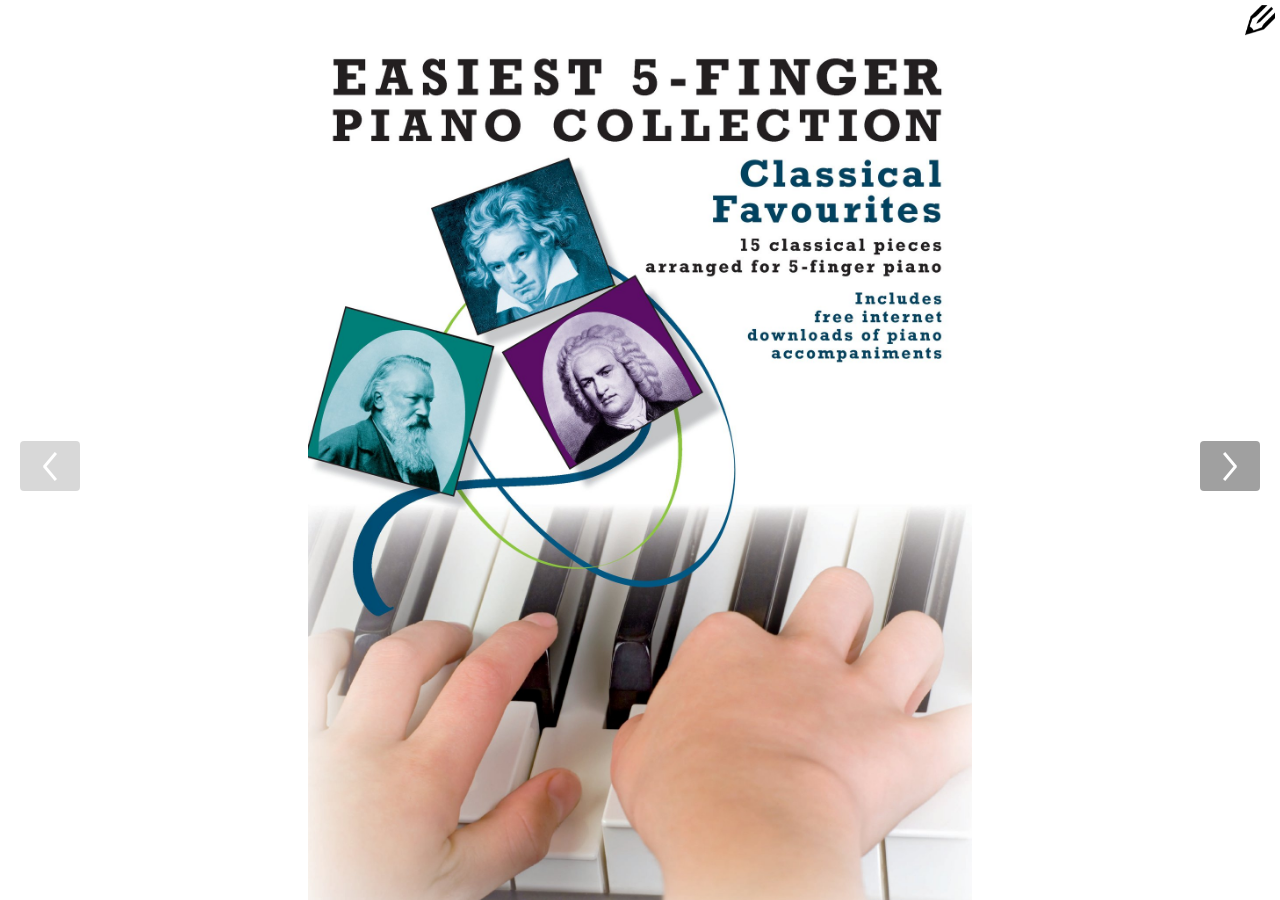
<file: index.html>
<!doctype html>
<html>
<head>
  <meta content="text/html; charset=utf-8" http-equiv="Content-Type" />
  <meta name="viewport" content="user-scalable=no, initial-scale=1, width=device-width" />
  <title>Bookstrap</title>
  <link rel="stylesheet" href="css/bookstrap-app.css" />
  <link rel="stylesheet" href="css/bookstrap-content.css" />
  <link rel="stylesheet" href="css/Bookstrap.Replicas.css" />
  <link rel="stylesheet" href="css/shared.css" />
  <link href="css/keyboard.css" rel="stylesheet" />
  <style type="text/css">

  </style>
</head>
<body id="main_keyboard">
  <div id="wrapper_navigation">
      <div id="displayKeyboard" class="keyboardShowHideBtn"><img src="content-images/pencil.png"/> </div>  
  </div>
  <div class="book-drawer" 
          data-book-drawer-state="closed"
          data-book-drawer-position="bottom"
          data-book-drawer-anchor-width="20"
          data-book-drawer-blur-closes="true"
          data-book-drawer-trigger="tap">
    <a href="#" class="book-drawer-handle"></a>
    <div class="book-drawer-content">
      <h1 class="book-title"></h1>
      <section>
        <nav epub:type="page-list">
         <ol>
         </ol>
        </nav>
      </section>
    </div>
  </div>

  <div id="bookstrap-viewport-container">
    <div id="bookstrap-viewport">
      <div id="col1" class="column"></div>
      <div id="col2" class="column"></div>
      <div id="col3" class="column"></div>
    </div>
  </div>

  <script src="js/zepto.js"></script>
  <plugins>
    <plugin name="Bookstrap.Navigation.Manager" />
    <plugin name="Bookstrap.DrawerManager" />
    <plugin name="Bookstrap.RememberLastPage" />
    <plugin name="Bookstrap.Replicas" />
    <plugin name="Bookstrap.Drawer.Thumbs" />
    <plugin name="Padify.Reader"></plugin>
  </plugins>
  <script data-main="js/main" src="js/require.js"></script>
  <script type="text/javascript" src="js/bookstrap.js"></script>
  <script src="js/jquery.js"></script> 
  <script type="text/javascript">
         jQuery.noConflict();
  </script>
<script src="js/jquery-ui.js"></script>
<script src="js/jquery.ui.touch-punch.min.js"></script>
<script src="js/drag-drop-clone.js"></script> 
    <script>
  $(document).on('bookstrapready', function(){
    var dragDrop
 
  bookstrap.on('pageload',function(domPage){
            
            if(domPage!==undefined){

            $(".keyboardShowHideBtn").removeAttr("id").attr("id","displayKeyboard");
   

            var pageHref      = domPage.pageLoaded.href;
            var currentPageId = "#"+domPage.el.id;


            $(currentPageId).find(".draggable_boundary").attr("id","wrapper_droppable");
            $(currentPageId).find(".droppable_container").attr("id","droppable_content");


            if(typeof(Storage)!=="undefined"){

              if(localStorage[pageHref]){
                        console.log("geting saved top = "+localStorage[pageHref]);
            }
  
             }else{
                   console.log("your browser doesnt support localStorage");
             }

     
     dragDrop = new dragDropClone();

     dragDrop.init({
     draggable:".draggable",
     droppable:"#droppable_content",
     constraintBoundary:"#wrapper_droppable",
     addClassToCloneObject:"cloneDraggable",
     deleteOnObject:"#main_keyboard",
     debugMode:false,
     clear:"#clear",
     save:"#save",
     keyboardShowButton:"#displayKeyboard",
     keyboardContainer:"#wrapper_keyboard",
     pageRef:pageHref,
     domPage:domPage,
     currentPage:currentPageId
     });

     dragDrop.doMagic();

     dragDrop.restoreState();

   }
         
          });

     bookstrap.on('pageunload',function(domPage){
     
    
    if(domPage!==undefined){
         
         dragDrop.hideKeyboard(); 
         dragDrop.unbindEvents();

     var unloadingPageId = "#"+domPage.el.id; 
    
     if($(".cloneDraggable").length>0){
          dragDrop.save();
          dragDrop.clearNotes();

        }
    
     $(unloadingPageId).find(".draggable_boundary").removeAttr("id").removeAttr("class").addClass("draggable_boundary");
     $(unloadingPageId).find(".droppable_container").removeAttr("id").removeAttr("class").addClass("droppable_container");

     
     }

     })

  });
  </script>
    
    <div id="wrapper_keyboard" class="hide">
     <div id="row-1">
      <div class="draggable"><!--d --> <img src="img/new-icons/1.png" alt="1"/> </div>
      <div class="draggable"><!--e --> <img src="img/new-icons/2.png" alt="2"/></div>
      <div class="draggable"><!--f--> <img src="img/new-icons/3.png" alt="3"/></div>
      <div class="draggable"><!--g --> <img src="img/new-icons/4.png" alt="4"/></div>
      <div class="draggable"><!--h --> <img src="img/new-icons/5.png" alt="4"/></div>
      <div class="draggable"><!--i --> <img src="img/new-icons/6.png" alt="4"/> </div>
      <div class="draggable"><!--j --> <img src="img/new-icons/7.png" alt="4"/></div>
      <div class="draggable"><!--g --> <img src="img/new-icons/8.png" alt="4"/></div>
      <div class="draggable"><!--g --> <img src="img/new-icons/9.png" alt="4"/></div>
      <div class="draggable"><!--g --> <img src="img/new-icons/10.png" alt="4"/></div>
      <div class="draggable"><!--g --> <img src="img/new-icons/11.png" alt="4"/></div>
      <div class="draggable"><!--g --> <img src="img/new-icons/12.png" alt="4"/></div>
    </div>
    <div id="row-2">
      <div class="draggable"><!--g --> <img src="img/new-icons/13.png" alt="4"/></div>
      <div class="draggable"><!--g --> <img src="img/new-icons/14.png" alt="4"/></div>  
      <div class="draggable"><!--g --> <img src="img/new-icons/15.png" alt="4"/></div> 
      <div class="draggable"><!--g --> <img src="img/new-icons/16.png" alt="4"/></div> 
      <div class="draggable"><!--g --> <img src="img/new-icons/17.png" alt="4"/></div>
      <div class="draggable"><!--g --> <img src="img/new-icons/18.png" alt="4"/></div>
      <div class="draggable"><!--g --> <img src="img/new-icons/19.png" alt="4"/></div>
      <div class="draggable"><!--g --> <img src="img/new-icons/20.png" alt="4"/></div>
      <div class="draggable"><!--g --> <img src="img/new-icons/21.png" alt="4"/></div>
      <div class="draggable"><!--g --> <img src="img/new-icons/22.png" alt="4"/></div>
      <div id="clear">clear </div> 
    </div>

    </div>


</body>
</html>
</file>
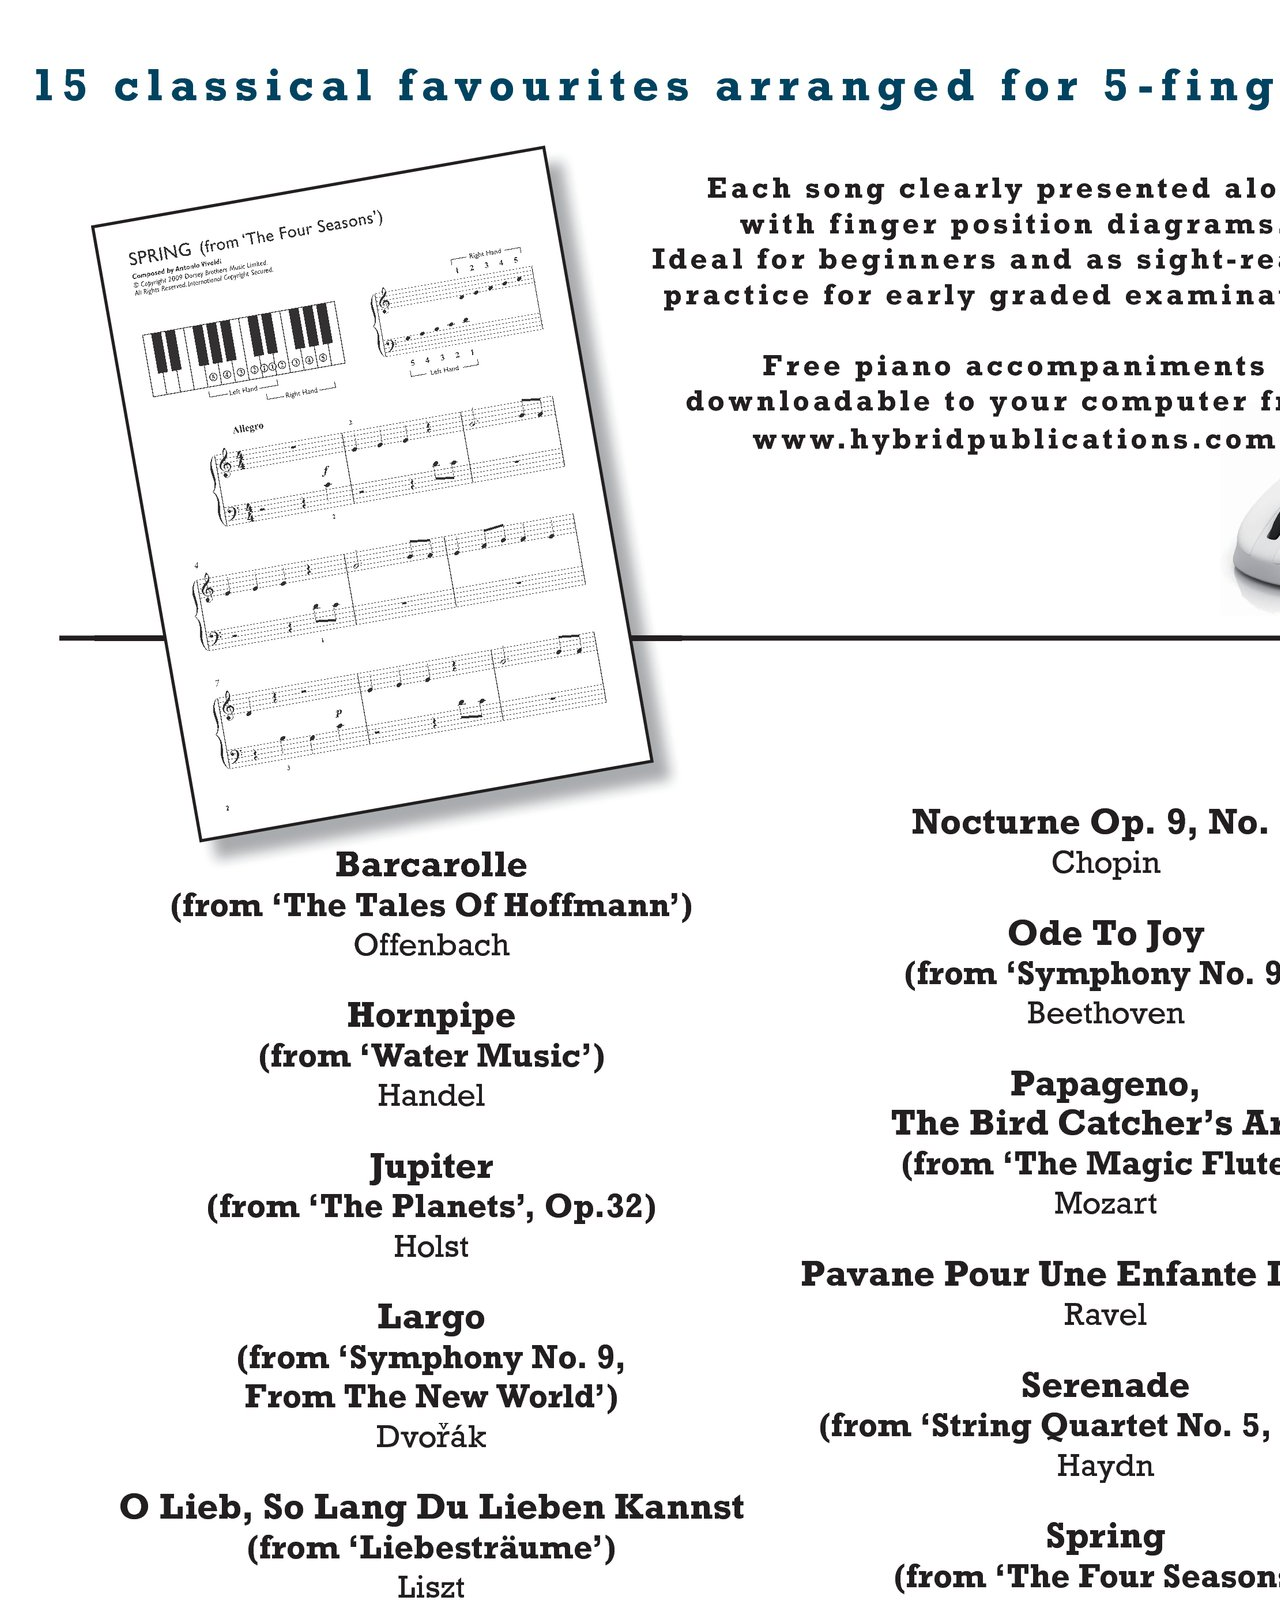
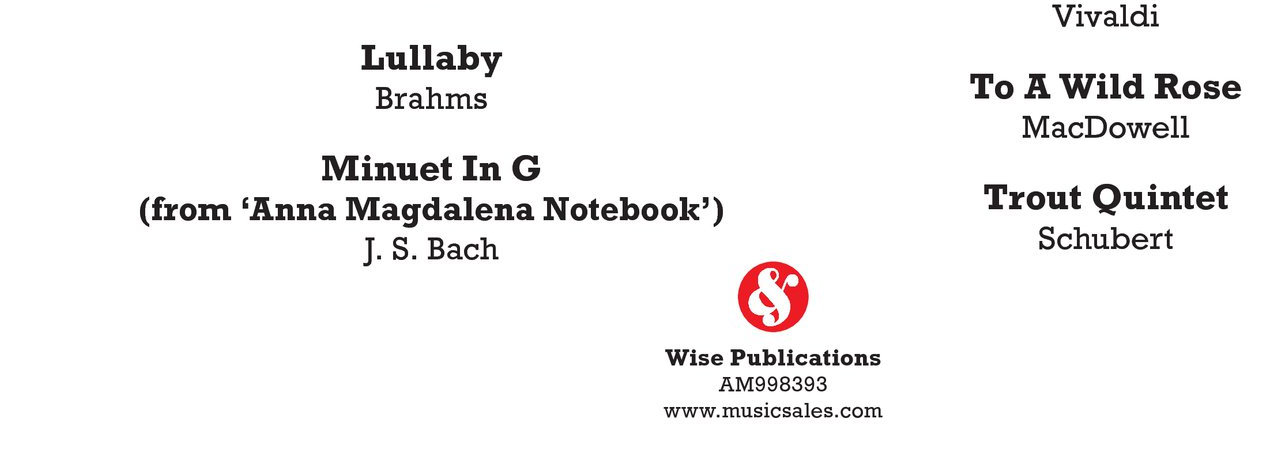
<file: page-back.html>
<!doctype html>
<html>
<head>
	<meta content="text/html; charset=utf-8" http-equiv="Content-Type" />
	<title>Bookstrap</title>
</head>
<body>
<article class="book-spread-single">
	<img src="content-images/page-back.jpg"/>
</article>
</body>
</html>
</file>
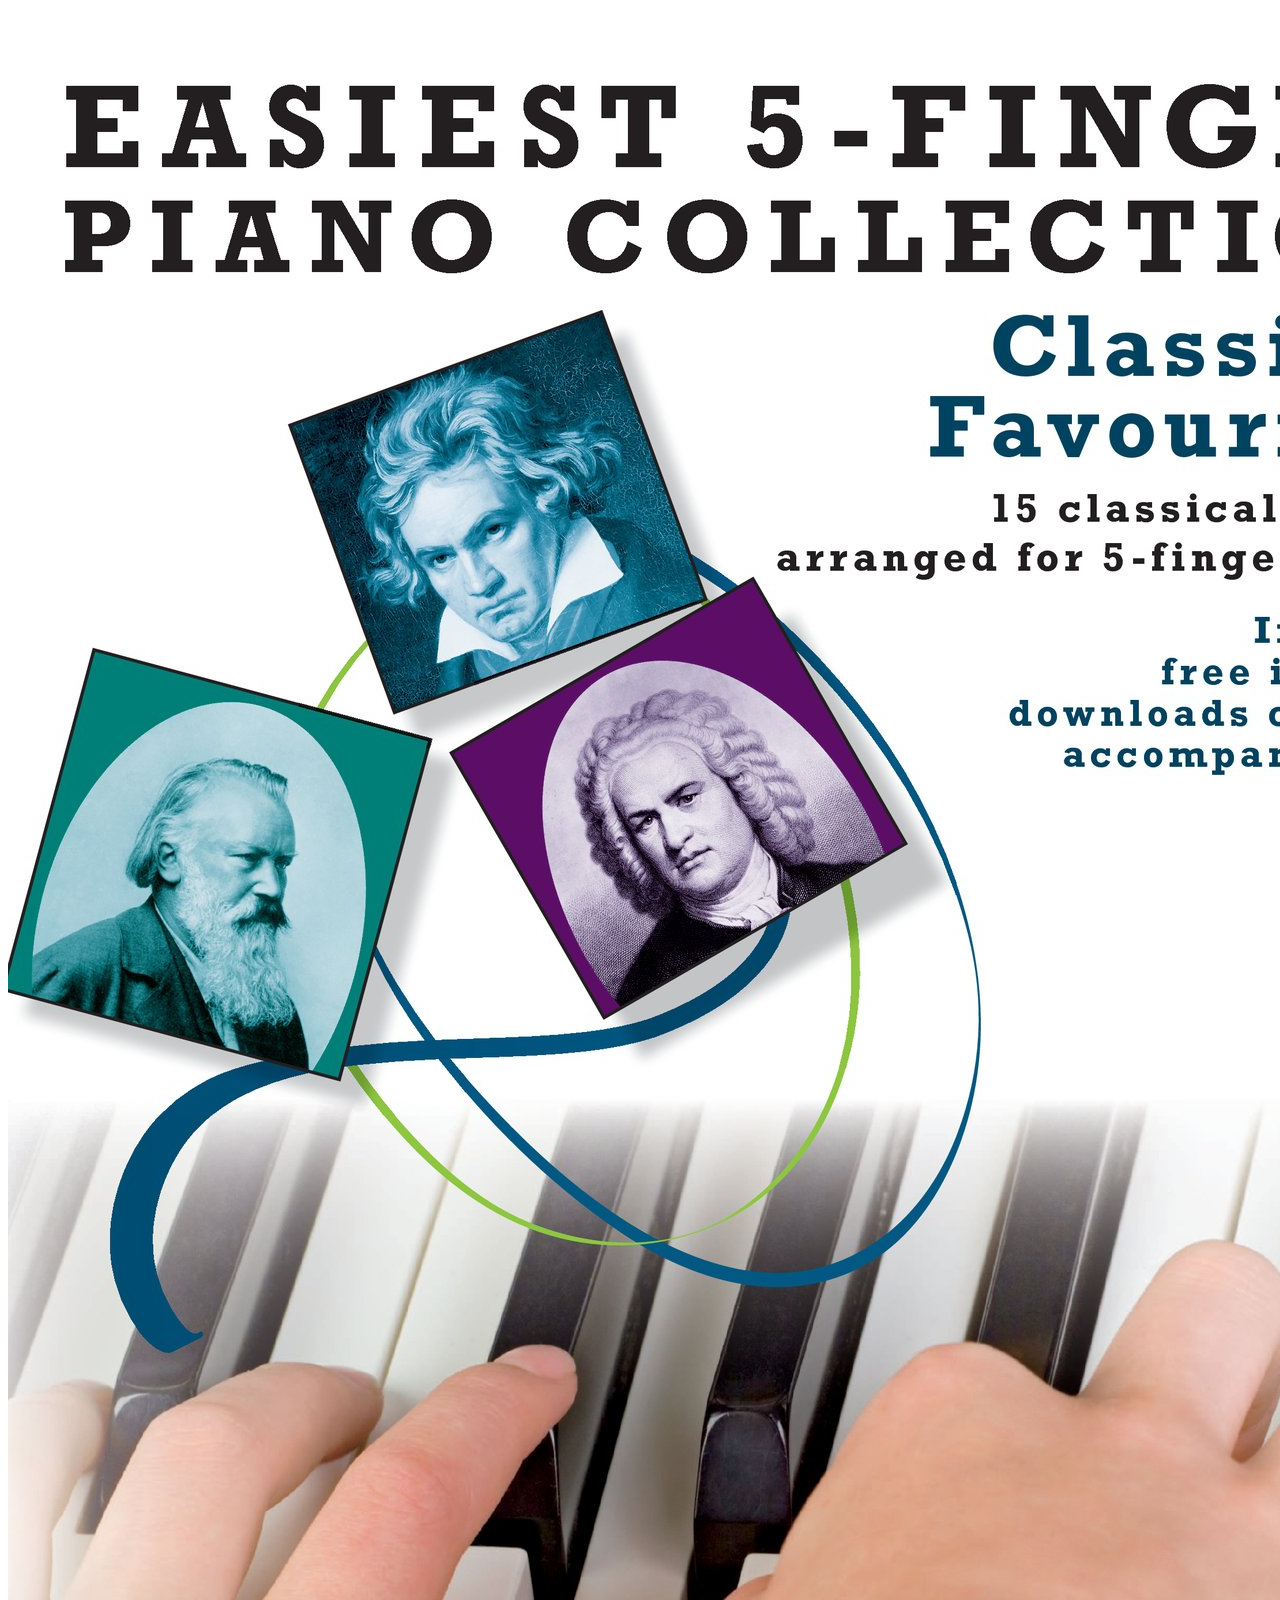
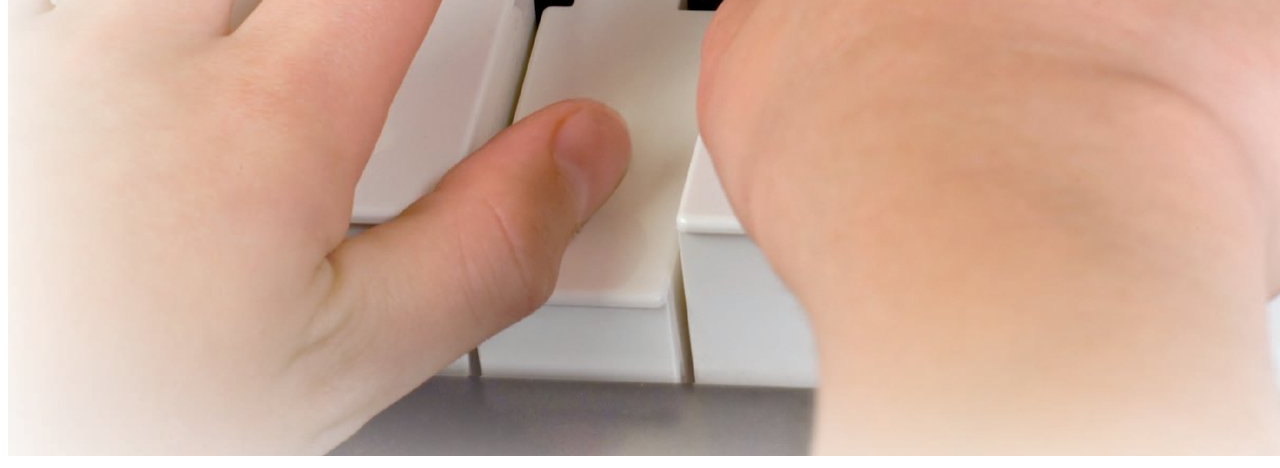
<file: page-cover.html>
<!doctype html>
<html>
<head>
	<meta content="text/html; charset=utf-8" http-equiv="Content-Type" />
	<title>Bookstrap</title>
</head>
<body>
<article class="book-spread-single">
	<img src="content-images/page-cover.jpg"/> 

</article>
</body>
</html>
</file>
<file: css/bookstrap-app.css>
/* bookstrap - v1.3.29 - 2013-12-18 */
/* Reader styles */
.clearfix:after {
  content: ".";
  display: block;
  height: 0;
  clear: both;
  visibility: hidden;
}
html,
body {
  height: 100%;
  background: #111c1f;
}
.book-nav .book-active {
  font-weight: bold;
}
html,
body,
#bookstrap-viewport-container,
#bookstrap-viewport,
#bookstrap-viewport .column {
  min-height: 100%;
  height: 100%;
  padding: 0;
  margin: 0;
  position: relative;
}
#bookstrap-viewport-container {
  background: #111c1f;
  overflow: hidden;
  width: 100%;
  -webkit-backface-visibility: hidden;
  -webkit-transform: translate3d(0, 0, 0) scale3d(1, 1, 1);
  -webkit-transform-style: preserve-3d;
}
#bookstrap-viewport {
  transform: translate3d(0%, 0, 0) scale3d(1, 1, 1);
  -o-transform: translate3d(0%, 0, 0) scale3d(1, 1, 1);
  -ms-transform: translate3d(0%, 0, 0) scale3d(1, 1, 1);
  -moz-transform: translate3d(0%, 0, 0) scale3d(1, 1, 1);
  -webkit-transform: translate3d(0%, 0, 0) scale3d(1, 1, 1);
  overflow: hidden;
  -webkit-backface-visibility: hidden;
  -webkit-transform-style: preserve-3d;
  -webkit-box-shadow: 0 0 20px rgba(0, 0, 0, 0.2);
  box-shadow: 0 0 20px rgba(0, 0, 0, 0.2);
  position: relative;
}
#bookstrap-viewport.animate {
  -webkit-transition: all .5s;
  -moz-transition: all .5s;
  -o-transition: all .5s;
  transition: all .5s;
}
#bookstrap-viewport .column {
  width: 100%;
  position: absolute;
  top: 0;
  left: 0;
  right: 0;
  bottom: 0;
  overflow-x: hidden;
  overflow-y: scroll;
  -webkit-overflow-scrolling: touch;
  display: block;
  z-index: 0;
}
#bookstrap-banner {
  position: relative;
  background: #fff;
  z-index: 3;
  border-bottom: 1px solid #ddd;
  height: auto;
}
.book-drawer {
  top: 0;
  position: fixed;
  left: 0;
  height: 100%;
  box-sizing: border-box;
  width: 280px;
  white-space: normal;
  -webkit-transition: -webkit-transform 450ms cubic-bezier(0.1, 0.9, 0.4, 1);
  -moz-transition: -moz-transform 450ms cubic-bezier(0.1, 0.9, 0.4, 1);
  -o-transition: -o-transform 450ms cubic-bezier(0.1, 0.9, 0.4, 1);
  transition: transform 450ms cubic-bezier(0.1, 0.9, 0.4, 1);
  z-index: 3;
  font-family: "Helvetica Neue", Helvetica, sans-serif;
}
.book-drawer.book-inverse {
  color: #fff;
}
.book-drawer[data-book-drawer-position="right"] {
  right: 0;
  left: auto;
}
.book-drawer[data-book-drawer-position="bottom"] {
  top: auto;
  bottom: 0;
  left: 0;
  right: 0;
  width: auto;
  height: 270px;
}
.book-drawer[data-book-drawer-state="closed"][data-book-drawer-position="left"] {
  -webkit-transform: translateX(-250px);
  -moz-transform: translateX(-250px);
  -ms-transform: translateX(-250px);
  -o-transform: translateX(-250px);
  transform: translateX(-250px);
}
.book-drawer[data-book-drawer-state="closed"][data-book-drawer-position="bottom"] {
  -webkit-transform: translateY(250px);
  -moz-transform: translateY(250px);
  -ms-transform: translateY(250px);
  -o-transform: translateY(250px);
  transform: translateY(250px);
}
.book-drawer[data-book-drawer-state="closed"][data-book-drawer-position="right"] {
  -webkit-transform: translateX(250px);
  -moz-transform: translateX(250px);
  -ms-transform: translateX(250px);
  -o-transform: translateX(250px);
  transform: translateX(250px);
}
.book-drawer .book-drawer-handle {
  display: block;
  position: fixed;
  top: 0;
  right: 0;
  bottom: 0;
  width: 30px;
}
.book-drawer[data-book-drawer-position="bottom"] .book-drawer-handle {
  top: auto;
  right: 0;
  bottom: 240px;
  left: 0;
  width: auto;
  height: 30px;
}
.book-drawer-content {
  background: #fdfdfd;
  box-sizing: border-box;
  height: 100%;
  overflow-x: hidden;
  overflow-y: auto;
  margin: 0 30px 0 0;
  padding: 0;
  -webkit-font-smoothing: antialiased;
  -webkit-overflow-scrolling: touch;
}
.book-drawer[data-book-drawer-position="right"] .book-drawer-content {
  left: auto;
  right: 0;
  margin: 0 0 0 30px;
  padding: 0 5px;
  border-left: 1px #111 solid;
  box-shadow: inset 2px 0 8px #000;
}
.book-drawer[data-book-drawer-position="bottom"] .book-drawer-content {
  height: 240px;
  width: 100%;
  margin: 30px 0 0 0;
  padding: 5px 0;
  border-top: 1px #111 solid;
  box-shadow: inset 0 2px 8px #000;
}
.book-inverse .book-drawer-content {
  background: #111c1f;
}
.book-drawer-content h1 {
  font-family: "Helvetica Neue", Helvetica, sans-serif;
  font-weight: 200;
  font-style: normal;
  font-size: 21px;
  text-decoration: none;
  text-shadow: none;
  margin: 0;
  padding: 15px 10px 15px 20px;
  border-bottom: 1px solid rgba(0, 0, 0, 0.05);
  color: #111;
  line-height: 1;
}
.book-inverse .book-drawer-content h1 {
  color: #fff;
  border-bottom-color: rgba(255, 255, 255, 0.15);
}
.book-drawer-content section {
  padding: 0;
  width: 215px;
  margin-left: 10px;
}
.book-drawer-content ol {
  margin: 0;
}
.book-drawer-content li {
  padding: 0;
}
.book-drawer-content li.book-drawer-page-active a {
  background-color: rgba(0, 0, 0, 0.05);
}
.book-inverse .book-drawer-content li.book-drawer-page-active a {
  background-color: rgba(255, 255, 255, 0.1);
}
.book-drawer-content a {
  font-family: "Helvetica Neue", Helvetica, sans-serif;
  font-weight: normal;
  font-style: normal;
  font-size: 14px;
  text-decoration: none;
  border-bottom: 1px solid rgba(0, 0, 0, 0.05);
  display: block;
  width: 100%;
  padding: 10px 5px 10px 10px;
  color: #111;
}
.book-drawer-content a:hover,
.book-drawer-content a:active {
  color: #fff;
  background-color: #09c !important;
  text-decoration: none;
}
.book-inverse .book-drawer-content a {
  color: #fff;
  border-bottom-color: rgba(255, 255, 255, 0.15);
}
#bookstrap-viewport-container {
  box-sizing: border-box;
  z-index: 2;
  -webkit-transition: -webkit-transform 300ms cubic-bezier(0.3, 0.2, 0.7, 0.8);
  -moz-transition: -moz-transform 300ms cubic-bezier(0.3, 0.2, 0.7, 0.8);
  -o-transition: -o-transform 300ms cubic-bezier(0.3, 0.2, 0.7, 0.8);
  transition: transform 300ms cubic-bezier(0.3, 0.2, 0.7, 0.8);
}
.book-drawer[data-book-drawer-state="open"] + #bookstrap-viewport-container {
  z-index: 4;
  box-shadow: -2px 0 8px rgba(0, 0, 0, 0.4);
}
.book-drawer.book-inverse[data-book-drawer-state="open"] + #bookstrap-viewport-container {
  box-shadow: inset -2px 0 8px #000000;
}
.book-drawer[data-book-drawer-position="left"][data-book-drawer-state="open"] + #bookstrap-viewport-container {
  -webkit-transform: translateX(250px);
  -moz-transform: translateX(250px);
  -ms-transform: translateX(250px);
  -o-transform: translateX(250px);
  transform: translateX(250px);
}
.book-drawer[data-book-drawer-position="right"][data-book-drawer-state="open"] + #bookstrap-viewport-container {
  -webkit-transform: translateX(-250px);
  -moz-transform: translateX(-250px);
  -ms-transform: translateX(-250px);
  -o-transform: translateX(-250px);
  transform: translateX(-250px);
}
.book-drawer[data-book-drawer-position="bottom"][data-book-drawer-state="open"] + #bookstrap-viewport-container {
  -webkit-transform: translateY(-270px);
  -moz-transform: translateY(-270px);
  -ms-transform: translateY(-270px);
  -o-transform: translateY(-270px);
  transform: translateY(-270px);
}
.book-overlay-mask.book-drawer-mask {
  left: 250px;
}
.book-drawer[data-book-drawer-position="bottom"] ~ .book-overlay-mask.book-drawer-mask {
  left: 0;
  bottom: 240px;
}
.nav-button-prev,
.nav-button-next {
  display: block;
  position: absolute;
  height: 50px;
  width: 60px;
  top: 49%;
  background: rgba(120, 120, 120, 0.7) center no-repeat;
  text-indent: -9999px;
  overflow: hidden;
  z-index: 9999;
  text-decoration: none;
  border: none;
  border-radius: 4px;
}
.nav-button-prev {
  background-image: url(../img/arrow-left.png);
  left: 20px;
}
.nav-button-next {
  background-image: url(../img/arrow-right.png);
  right: 20px;
}
.nav-button-disabled {
  opacity: .4;
  cursor: default;
}
.nav-button-prev:hover,
.nav-button-next:hover {
  background-color: #09c;
}
.nav-button-disabled:hover {
  background-color: rgba(120, 120, 120, 0.7);
}
</file>
<file: css/bookstrap-content.css>
/* bookstrap - v1.3.29 - 2013-12-18 */
/* ************************
          Icon font
************************** */
@font-face {
  font-family: 'book-icons';
  src: url('../fonts/book-icons.eot');
  src: url('../fonts/book-icons.eot?#iefix') format('embedded-opentype'), url('../fonts/book-icons.woff') format('woff'), url('../fonts/book-icons.ttf') format('truetype'), url('../fonts/book-icons.svg#book-icons') format('svg');
  font-weight: normal;
  font-style: normal;
}
/* ************************
          Reset
************************** */
body {
  margin: 0;
  padding: 0;
}
h1,
h2,
h3,
h4,
h5,
h6 {
  margin: 0;
  font-weight: normal;
  text-rendering: optimizelegibility;
  page-break-after: avoid;
  page-break-inside: avoid;
  -webkit-hyphens: none;
}
h1 {
  font-size: 30px;
  line-height: 36px;
}
h2 {
  font-size: 24px;
  line-height: 36px;
}
h3 {
  font-size: 18px;
  line-height: 27px;
}
sub,
sup {
  position: relative;
  font-size: 75%;
  line-height: 0;
  vertical-align: baseline;
}
sup {
  top: -0.5em;
}
sub {
  bottom: -0.25em;
}
ul,
ol {
  padding: 0;
  margin: 0 0 9px 25px;
}
img {
  max-width: 100%;
  vertical-align: middle;
  border: 0;
  -ms-interpolation-mode: bicubic;
  -moz-user-select: none;
  -webkit-user-select: none;
}
article,
section,
header,
hgroup,
aside,
footer,
figure,
.book-article,
.book-section,
.book-row,
.book-frame {
  border: 0;
  position: relative;
  /* Reset positioning */

  margin: 0;
  padding: 0;
  box-sizing: border-box;
  -moz-box-sizing: border-box;
}
.book-frame {
  max-width: 100%;
}
nav li,
.book-nav li {
  list-style: none;
  margin: 0;
  padding: 0;
}
blockquote {
  border: 0;
  line-height: inherit;
}
header,
footer {
  max-width: 100%;
  padding: 15px 30px;
}
p,
li {
  margin: 0;
  padding: 0;
  min-height: 1.1em;
  min-width: 5px;
}
a {
  color: inherit;
  text-decoration: underline;
}
.book-noindent {
  text-indent: 0 ! important;
}
.book-indent {
  text-indent: 18px ! important;
  /* kind of arbitrary */

}
/* ************************
      Pages
************************** */
body {
  position: relative;
}
article,
.book-page,
.book-article {
  min-height: 100%;
  /*  font-size: 1.4em; 
  font-family: Georgia, serif;*/

  padding: 0;
  z-index: 0;
  background-color: white;
  box-sizing: border-box;
  -moz-box-sizing: border-box;
  position: relative;
  overflow: hidden;
}
.book-page {
  padding: 15px;
}
/* ************************
      Text columns
************************** */
.book-text-columns-2 {
  -webkit-column-count: 2;
  -webkit-column-gap: 40px;
}
.book-text-columns-3 {
  -webkit-column-count: 3;
  -webkit-column-gap: 40px;
}
/* ************************
          Generic rules
************************** */
.book-disable-transitions * {
  -webkit-transition: none !important;
  -moz-transition: none !important;
  -ms-transition: none !important;
  -o-transition: none !important;
}
/* ************************
          Generic rules
************************** */
.book-align-left {
  text-align: left;
}
.book-align-center {
  text-align: center;
}
.book-align-right {
  text-align: right;
}
.book-align-justify {
  text-align: justify;
}
.book-align-hanging {
  /* TODO */

}
.book-caps-all {
  text-transform: uppercase;
}
.book-caps-small {
  font-variant: small-caps;
}
.book-dropcap:first-letter {
  float: left;
  font-size: 310%;
  line-height: 1.1;
  margin-right: .1em;
  margin-bottom: -0.25em;
}
.book-dropcap {
  text-indent: 0 ! important;
}
.book-white,
.book-white p {
  color: white ! important;
}
/* ************************
          Figures
************************** */
figure,
.book-figure {
  display: inline-block;
  max-width: 100%;
  page-break-inside: avoid;
  margin: 20px 0;
}
figure:first-child,
.book-figure:first-child {
  margin-top: 0;
}
figure img,
.book-figure img {
  max-width: 100%;
  /* this will be removed if user manually resizes */

  border-radius: inherit;
}
figure > a {
  display: block;
}
figure.book-revealcaption figcaption {
  opacity: 1;
  transition: opacity 1s;
  -moz-transition: opacity 1s;
  -webkit-transition: opacity 1s;
}
figure.book-revealcaption figcaption.book-hide-caption {
  opacity: 0;
}
.book-image-crop img {
  max-width: none;
}
.book-fullbleed {
  display: block;
  max-width: none;
  margin: 0;
}
section .book-fullbleed {
  margin-left: -15px;
  /* ie. match the section margins */

  margin-right: -15px;
}
.book-row .book-fullbleed {
  margin-left: -30px;
  /* ie. match the page margins */

  margin-right: -30px;
}
.book-row .book-fullbleed:first-child {
  margin-top: -30px;
}
.book-float-left {
  float: left;
  margin-top: 0;
  margin-right: 20px;
}
.book-float-right {
  float: right;
  margin-top: 0;
  margin-left: 20px;
}
.book-float-center {
  clear: both;
  display: block;
  text-align: center;
  margin-left: auto;
  margin-right: auto;
}
.book-caption-inside figcaption {
  position: absolute;
  margin: 10px;
  top: 10px;
  left: 10px;
}
.book-caption-none figcaption,
.book-caption-none .book-frame {
  display: none;
}
.book-caption-outside figcaption,
.book-caption-outside .book-frame {
  display: block;
  clear: left;
  margin-top: 10px;
}
figure .book-frame figcaption {
  width: 100%;
  position: relative;
  margin: 0;
  top: 0;
  left: 0;
}
.book-background-image {
  position: absolute;
  top: 0;
  left: 0;
  z-index: -1;
}
/*
An absolutely positioned BG image does not inherit the padding from the .book-col, so
only add a margin to compensate for the book-page padding.
*/
.book-fullbleed.book-background-image:first-child {
  margin-top: -15px;
  margin-left: -15px;
  margin-right: -15px;
}
.book-fit-to-screen {
  margin-left: 0 !important;
  margin-right: 0 !important;
  text-align: center;
  width: 100%;
}
.book-fit-to-screen img {
  max-height: 100%;
}
@media (max-width: 768px) {
  figcaption > * {
    zoom: 0.75;
  }
}
@media (max-width: 480px) {
  figcaption {
    position: static !important;
    width: auto !important;
  }
}
.book-frame figure,
.book-frame .book-figure {
  margin: 0;
}
.book-hotspot {
  display: block;
  width: 40px;
  height: 40px;
  position: absolute;
  top: 20%;
  left: 20%;
  border-radius: 50%;
}
/* ******************************
  Fluid grids 
********************************* */
section,
.book-section {
  padding: 0 15px;
}
section,
.book-section,
.book-grid {
  width: 100%;
  display: table;
  table-layout: fixed;
}
section:first-child {
  padding-top: 15px;
}
section:last-child {
  padding-bottom: 15px;
}
.book-col {
  padding: 0 15px;
  box-sizing: border-box;
  display: table-cell;
  table-layout: fixed;
  vertical-align: top;
}
/* backwards compatability */
.book-row {
  padding: 0;
}
.book-row .book-col {
  padding: 15px;
}
.book-span12 {
  width: 100%;
}
.book-span11 {
  width: 91.6665%;
}
.book-span10 {
  width: 83.33332%;
}
.book-span9 {
  width: 75%;
}
.book-span8 {
  width: 66.66667%;
}
.book-span7 {
  width: 58.33332%;
}
.book-span6 {
  width: 50%;
}
.book-span5 {
  width: 41.66667%;
}
.book-span4 {
  width: 33.33332%;
}
.book-span3 {
  width: 25%;
}
.book-span2 {
  width: 16.66667%;
}
.book-span1 {
  width: 8.33332%;
}
/* Collapse to single column on smaller screens */
@media (max-width: 480px) {
  section {
    display: -webkit-flex;
    display: flex;
    -webkit-flex-flow: column;
    flex-flow: column;
    width: 100%;
    table-layout: auto;
  }
  .book-col {
    width: 100%;
    display: block;
    -webkit-flex: 1;
    flex: 1;
    table-layout: auto;
    /* Omit grid column gutters */
  
    padding: 0;
  }
  /* Collapse empty paragraphs */
  p:empty + p:empty {
    display: none;
  }
}
/* ***************************************
  Interactivity
****************************************** */
/* Overlays */
.book-overlay,
.book-popover {
  position: absolute;
  z-index: 9999;
  background: white;
  top: 20px;
  left: 20px;
  min-width: 50px;
  min-height: 40px;
  max-width: 100%;
  box-sizing: border-box;
  display: none;
  visibility: hidden;
  width: 259px;
  height: 333px;
}
.book-overlay.book-frame,
.book-popover.book-frame {
  display: none;
}
.book-overlay.book-visible,
.book-popover.book-visible {
  visibility: visible;
}
.book-overlay .popover-close,
.book-popover .popover-close,
.book-overlay .book-popover-close,
.book-popover .book-popover-close {
  font-family: Helvetica, sans-serif;
  font-size: 1em;
  text-decoration: none;
  color: rgba(0, 0, 0, 0.75);
  text-align: center;
  display: block;
  position: absolute;
  width: 22px;
  height: 22px;
  right: 0;
  top: 0;
  cursor: pointer;
  padding: 5px 0;
  box-sizing: border-box;
  vertical-align: top;
  line-height: 1em;
}
.book-popover-content {
  padding: 10px;
  height: 100%;
  overflow: auto;
  box-sizing: border-box;
  -webkit-overflow-scrolling: touch;
}
/* ************************
    Default table styling
************************** */
table {
  border-collapse: collapse;
  padding: 0;
  width: 100%;
}
th,
td {
  border: 1px solid rgba(0, 0, 0, 0.5);
  padding: 2px 3px;
  vertical-align: top;
  text-align: left;
}
/* default zebra striping - will typically be overridden */
.book-zebra-stripes tr:nth-child(2n) {
  background-color: #eee;
}
/* Book popovers */
.book-overlay-mask {
  position: absolute;
  top: 0;
  left: 0;
  bottom: 0;
  right: 0;
  z-index: 99;
}
/* ************************
    Placement
************************** */
.book-inline {
  display: inline-block;
}
.book-floating {
  position: absolute;
}
.book-fixed {
  position: fixed;
}
header.book-fixed,
footer.book-fixed {
  z-index: 9;
  width: 100%;
}
header.book-fixed {
  top: 0;
}
footer.book-fixed {
  bottom: 0;
}
/* ************************
    Vertical alignment
************************** */
.book-valign-top,
.book-valign-top .book-col {
  vertical-align: top;
}
.book-valign-middle,
.book-valign-middle .book-col {
  vertical-align: middle;
}
.book-valign-bottom,
.book-valign-bottom .book-col {
  vertical-align: bottom;
}
/* ************************
    Text effects
************************** */
.book-cutout {
  color: transparent;
  background-size: cover;
  -webkit-background-clip: text;
  -moz-background-clip: text;
  background-clip: text;
}
.book-blur {
  -webkit-filter: blur(3px);
  -moz-filter: blur(3px);
  filter: blur(3px);
}
/* ***************************
    Image Zoom
***************************** */
.book-image-zoom-mask img {
  position: absolute;
  z-index: 100;
}
#bookstrap-viewport img.book-image-zoomed {
  opacity: .2;
  -webkit-transition: opacity 1s ease-in-out;
  -moz-transition: opacity 1s ease-in-out;
  transition: opacity 1s ease-in-out;
}
/* ***************************
    Buttons
***************************** */
.book-button {
  width: 32px;
  height: 32px;
  font-size: 32px;
  display: inline-block;
  position: relative;
  text-align: center;
  color: black;
  font-family: "book-icons";
  -webkit-font-smoothing: antialiased;
  text-indent: -999px;
  overflow: hidden;
  /* override any styles possibly set on <a> tags in general */

  text-transform: none;
  text-decoration: none;
  text-shadow: none;
  box-shadow: none;
  border: none;
  line-height: 1;
}
figure .book-button {
  position: absolute;
  left: 5%;
  top: 5%;
}
.book-round {
  border-radius: 50%;
}
.book-square {
  border-radius: 0;
}
.book-roundrect {
  border-radius: 6px;
}
/* Button icons */
.book-button:after {
  font-family: "book-icons";
  position: absolute;
  top: 0;
  left: 0;
  text-indent: 0;
}
.book-button-plus:after {
  content: "+";
}
.book-button-times:after {
  content: "x";
}
.book-button-minus:after {
  content: "-";
}
.book-button-doubleleft:after {
  content: "\f100";
}
.book-button-doubleright:after {
  content: "\f101";
}
.book-button-doubleup:after {
  content: "\f102";
}
.book-button-doubledown:after {
  content: "\f103";
}
.book-button-action:after {
  content: "\e015";
}
.book-button-left:after {
  content: "\e000";
}
.book-button-down:after {
  content: "\e001";
}
.book-button-up:after {
  content: "\e002";
}
.book-button-right:after {
  content: "\e003";
}
.book-button-leftarrowhead:after {
  content: "\e004";
}
.book-button-downarrowhead:after {
  content: "\e005";
}
.book-button-uparrowhead:after {
  content: "\e006";
}
.book-button-rightarrowhead:after {
  content: "\e007";
}
.book-button-bigleftarrow:after {
  content: "\e008";
}
.book-button-bigdownarrow:after {
  content: "\e009";
}
.book-button-biguparrow:after {
  content: "\e00a";
}
.book-button-bigrightarrow:after {
  content: "\e00b";
}
.book-button-jumpright:after {
  content: "\e013";
}
.book-button-jumpleft:after {
  content: "\e014";
}
.book-button-heart:after {
  content: "\e016";
}
.book-button-star:after {
  content: "\e017";
}
.book-button-info:after {
  content: "\e018";
}
.book-button-question:after {
  content: "\e019";
}
.book-button-leftarrow:after {
  content: "\e01a";
}
.book-button-downarrow:after {
  content: "\e01b";
}
.book-button-uparrow:after {
  content: "\e01c";
}
.book-button-rightarrow:after {
  content: "\e01d";
}
.book-button-bubble:after {
  content: "\e01e";
}
.book-button-search:after {
  content: "\e01f";
}
.book-button-zoom:after {
  content: "\f00e";
}
.book-button-fastforward:after {
  content: "\e00c";
}
.book-button-fastrewind:after {
  content: "\e00d";
}
.book-button-home:after {
  content: "!";
}
.book-button-house:after {
  content: "&";
}
.book-button-lifebelt:after {
  content: "%";
}
.book-button-trolley1:after {
  content: '"';
}
.book-button-trolley2:after {
  content: "$";
}
.book-button-grid:after {
  content: "\e00f";
}
.book-button-hamburger:after {
  content: "\e010";
}
.book-button-dots:after {
  content: "'";
}
.book-button-mail:after {
  content: "(";
}
.book-button-link:after {
  content: ")";
}
.book-button-cog:after {
  content: "#";
}
/* ***************************************
  Simple animations - webkit-specific ftm
****************************************** */
/* 
Fix animation flicker issue
See: http://stackoverflow.com/questions/3461441/prevent-flicker-on-webkit-transition-of-webkit-transform;
*/
.book-frame,
.book-fullbleed {
  backface-visibility: hidden;
  -webkit-backface-visibility: hidden;
  -webkit-perspective: 1000;
  -moz-backface-visibility: hidden;
}
@-webkit-keyframes book-dropin {
  0% {
    opacity: 0;
    -webkit-transform: translateY(-2000px);
  }
  60% {
    opacity: 1;
    -webkit-transform: translateY(30px);
  }
  80% {
    opacity: 1;
    -webkit-transform: translateY(-10px);
  }
  100% {
    opacity: 1;
    -webkit-transform: translateY(0);
  }
}
@-webkit-keyframes book-fadein {
  0% {
    opacity: 0;
  }
  100% {
    opacity: 1;
  }
}
/* 
Hack to remove scrollbars on iPad.
We need to test this works in all environments and all devices before
always using overflow: hidden
 */
@media (orientation: landscape) and (width: 1024px) {
  .book-page {
    overflow: hidden;
  }
}
@media (orientation: portrait) and (width: 768px) {
  .book-page {
    overflow: hidden;
  }
}
@-webkit-keyframes book-slideleft {
  0% {
    -webkit-transform: translateX(-2000px);
  }
  100% {
    -webkit-transform: translateX(0);
  }
}
@-webkit-keyframes book-slideright {
  0% {
    -webkit-transform: translateX(2000px);
  }
  100% {
    -webkit-transform: translateX(0);
  }
}
@-webkit-keyframes book-pop {
  0% {
    -webkit-transform: scale(0);
  }
  50% {
    -webkit-transform: scale(1);
  }
  100% {
    -webkit-transform: scale(1);
  }
}
/*
@-webkit-keyframes book-colorfade {
  0% { 
    -webkit-filter: ~"saturate(0%)";
  }
  100% { 
    -webkit-filter: ~"saturate(100%)";
  }
}
*/.book-layers {
  position: relative;
}
.book-layers .book-layer {
  opacity: 0;
  overflow: auto;
  position: absolute;
  top: 0;
  left: 0;
  width: 100%;
  z-index: 1;
}
.book-layers .book-layer.book-layer-active {
  opacity: 1.0;
  position: relative;
  z-index: 2;
}
.book-nav {
  position: relative;
  z-index: 9;
}
.book-nav ul {
  list-style: none;
}
.book-nav li {
  list-style: none;
  display: inline-block;
}
.book-nav-none {
  display: none;
}
.book-nav-dots,
.book-nav-numbers {
  width: 100%;
  text-align: center;
  clear: both;
  margin: 10px 0;
}
.book-nav-dots a {
  display: inline-block;
  width: 16px;
  height: 16px;
  border-radius: 50%;
  background: #999;
  overflow: hidden;
  text-indent: -100px;
  margin: 0 10px;
}
.book-nav-numbers a {
  text-decoration: none;
  display: inline-block;
  margin: 0 1em;
  width: 1.3em;
  background-color: #333;
  color: white;
  border: none;
  text-indent: none;
}
.book-nav .book-active a {
  background-color: #09c;
}
.book-nav-thumbnails img {
  display: inline-block;
  max-width: 100px;
  max-height: 100px;
  margin: 0 10px;
}
.book-overlay-mask {
  position: fixed;
  top: 0;
  left: 0;
  bottom: 0;
  right: 0;
  z-index: 99999;
}
/* ************************
    Flipcard
************************** */
.book-flipcard {
  width: 100%;
  height: 100%;
  position: relative;
  perspective: 600px;
  -moz-perspective: 600px;
  -webkit-perspective: 600px;
}
.book-flipcard .book-flipcard-front,
.book-flipcard .book-flipcard-back {
  float: none;
  position: absolute;
  top: 0;
  left: 0;
  width: inherit;
  height: inherit;
  background: #fff;
  -moz-transform-style: preserve-3d;
  -webkit-transform-style: preserve-3d;
  -moz-backface-visibility: hidden;
  -webkit-backface-visibility: hidden;
  -o-transition: all 1s ease-in-out;
  -ms-transition: all 1s ease-in-out;
  -moz-transition: all 1s ease-in-out;
  -webkit-transition: all 1s ease-in-out;
  transition: all 1s ease-in-out;
}
.book-flipcard .book-flipcard-front figure > img,
.book-flipcard .book-flipcard-back figure > img {
  -moz-backface-visibility: hidden;
  -webkit-backface-visibility: hidden;
}
.book-flipcard .book-flipcard-front {
  z-index: 900;
  -moz-transform: rotateX(0deg) rotateY(0deg);
  -webkit-transform: rotateX(0deg) rotateY(0deg);
}
.book-flipcard.book-flipped .book-flipcard-front {
  z-index: 900;
  -moz-transform: rotateY(180deg);
  -webkit-transform: rotateY(180deg);
}
.book-flipcard .book-flipcard-back {
  z-index: 800;
  -moz-transform: rotateY(-180deg);
  -webkit-transform: rotateY(-180deg);
}
.book-flipcard.book-flipped .book-flipcard-back {
  z-index: 1000;
  -moz-transform: rotateX(0deg) rotateY(0deg);
  -webkit-transform: rotateX(0deg) rotateY(0deg);
}
.book-row-below-fold-hidden {
  display: none !important;
}
.bookstrap-webview {
  position: absolute;
  bottom: 0;
  left: 0;
  width: 100%;
  height: 30%;
  z-index: 999;
}
.bookstrap-webview button {
  width: 25px;
  height: 25px;
  position: absolute;
  top: -25px;
  right: 0;
  border: 1px solid #aaa;
  background: white;
}
.bookstrap-webview button:after {
  content: 'x';
  color: #333;
}
.bookstrap-webview iframe {
  border: 1px solid white;
  width: 100%;
  height: 100%;
}
/*////////////////////////////////*/
/* Quiz */
/* Note: Make sure the parent
/* has a set height               */
/*////////////////////////////////*/
.quiz-content {
  height: 100%;
}
.book-quiz {
  display: block;
  margin: 0 auto;
  width: 100%;
  height: 90%;
  min-width: 400px;
  min-height: 400px;
  text-align: center;
  list-style-type: none;
}
.book-quiz header {
  font-size: 1.5em;
}
.book-quiz h1 {
  display: inline-block;
  margin: 100px 0 0 0;
  font-size: 2em;
  text-transform: uppercase;
  font-weight: bold;
}
.book-quiz header .book-quiz-intro-imgbtn {
  margin-top: -200px;
}
.book-quiz header a.next {
  padding: 5px;
  float: none;
  border-radius: 0;
  height: inherit;
  width: 30%;
  margin: 0 auto;
  display: block;
  color: white;
  text-decoration: none;
  text-transform: uppercase;
  text-align: center;
  font-weight: normal;
  border: 5px solid #eee;
  background: #00cc33;
}
.book-quiz-questions {
  margin: 0;
}
.book-quiz-question {
  list-style-type: none;
  display: none;
}
.book-quiz-question ol {
  display: block;
  padding: 0;
  margin: 25px auto;
  width: 50%;
  list-style-type: none;
}
.book-quiz-question ol li {
  padding: 5px 10px;
  margin: 5px auto;
  clear: right;
  display: block;
  font-size: 1.3em;
  text-align: center;
  line-height: 1.6em;
  border: 5px solid #c4c4c4;
  border-radius: 10px;
  background: rgba(55, 55, 55, 0.05);
}
.book-quiz li.book-quiz-question-correct.show-icon-correct:after {
  content: "\00a0";
  float: right;
  width: 50px;
  height: 50px;
  background: url('../img/quiz-tick.png') no-repeat center;
  background-size: 65%;
  z-index: 5;
  position: relative;
  margin: -10px 0;
}
.book-quiz li.book-quiz-question-correct.show-icon-correct:before {
  content: "\00a0";
  float: left;
  width: 50px;
  height: 50px;
  z-index: 5;
  position: relative;
}
.book-quiz li.show-icon-incorrect:after {
  content: "\00a0";
  float: right;
  width: 50px;
  height: 50px;
  background: url('../img/quiz-cross.png') no-repeat center;
  background-size: 65%;
  z-index: 5;
  position: relative;
  margin: -10px 0;
}
.book-quiz li.show-icon-incorrect:before {
  content: "\00a0";
  float: left;
  width: 50px;
  height: 50px;
  z-index: 5;
  position: relative;
}
.book-quiz a.next {
  display: block;
  float: right;
  margin: 10px 0;
  border-radius: 50%;
  width: 80px;
  height: 80px;
  background: url('../img/quiz-arrow.png') 100% no-repeat #00cc33;
  background-size: 100%;
  color: #FFF;
  border: none;
  margin-top: 20px;
}
.book-quiz-result {
  display: none;
}
.book-quiz-question-counter {
  display: block;
  margin: 0 auto;
  width: 50%;
  height: 30px;
  text-align: center;
}
.book-quiz-question-counter li {
  list-style-type: none;
  font-size: 19px;
  text-align: center;
  float: left;
  margin: 10px 5px 0 0px;
  width: 30px;
  height: 30px;
  border-radius: 50%;
  background: rgba(0, 204, 51, 0.27);
  color: #FFF;
  line-height: 31px;
}
.book-quiz-question-counter li.active-question-number {
  background: #00cc33;
}
</file>
<file: css/Bookstrap.Replicas.css>
article {
  height: 100%;
}

article img {
  margin: auto;
  position: absolute;
  top: 0;
  bottom: 0;
  left: 0;
  right: 0;
}
.book-orientation-portrait article img {
  max-height: 100%;
  max-width: 100%;
}
.book-orientation-portrait article img.book-spread-page-even {
  display: none;
}

.book-orientation-landscape article img:only-child {
  max-height: 100%;
  max-width: 100%;
}

.book-orientation-landscape article img:not(:only-child) {
  margin-right: 0;
  right: 50%;
  max-height: 100%;
  max-width: 50%;
}
.book-orientation-landscape article img.book-spread-page-even {
  left: 50%;
  margin-right: auto;
  margin-left: 0;
}

article.book-spread-single img {
  margin: auto;
  right: 0;
}

.book-drawer-content {
  background: #eee;
}
.book-drawer-content section {
  width: 100%;
  margin: 10px 0 0;
  padding: 0;
  height: 170px;
}
.book-drawer-content nav {
  overflow-x: auto;
  overflow-y: hidden;
  height: 165px;
}

.book-drawer-content ol {
  display: inline-block;
  white-space: nowrap;
  padding: 0 16px;
}
.book-drawer-content li {
  display: inline-block;
  margin: 0;
  box-shadow: 2px 2px 4px 1px #999;
  width: 120px;
  vertical-align: center;
  line-height: 160px;
  text-align: center;
}

.book-drawer-content li.book-spread-page:nth-child(odd) {
  margin-left: 10px;
}
.book-drawer-content li:nth-child(odd) {
  margin-right: 10px;
}

.book-drawer-content li.book-drawer-page-active,
.book-drawer-content li.book-spread-page-odd.book-drawer-page-active + li.book-spread-page-even
 {
  box-shadow: 2px 2px 4px 1px #09c;
}

.book-drawer-content section nav a {
  margin: 0;
  padding: 0;
}
</file>
<file: css/shared.css>
@font-face {
  font-family: 'book-icons';
  src:url('../fonts/book-icons.eot');
  src:url('../fonts/book-icons.eot?#iefix') format('embedded-opentype'),
    url('../fonts/book-icons.woff') format('woff'),
    url('../fonts/book-icons.ttf') format('truetype'),
    url('../fonts/book-icons.svg#book-icons') format('svg');
  font-weight:  normal;
  font-style:   normal;
}


[class*="icon-"] {
  font-family:    'book-icons';
  speak:          none;
  font-style:     normal;
  font-weight:    normal;
  font-variant:   normal;
  text-transform: none;
  line-height:    1;

  /* Better Font Rendering =========== */
  -webkit-font-smoothing:   antialiased;
  -moz-osx-font-smoothing:  grayscale;
}

.book-icon-plus:after { content:"+";}
.book-icon-times:after { content:"x";}
.book-icon-minus:after { content:"-";}
.book-icon-doubleleft:after { content:"\f100";}
.book-icon-doubleright:after { content:"\f101";}
.book-icon-doubleup:after { content:"\f102";}
.book-icon-doubledown:after { content:"\f103";}
.book-icon-action:after { content:"\e015";}
.book-icon-left:after { content:"\e000";}
.book-icon-down:after { content:"\e001";}
.book-icon-up:after { content:"\e002";}
.book-icon-right:after { content:"\e003";}
.book-icon-leftarrowhead:after { content:"\e004";}
.book-icon-downarrowhead:after { content:"\e005";}
.book-icon-uparrowhead:after { content:"\e006";}
.book-icon-rightarrowhead:after { content:"\e007";}
.book-icon-bigleftarrow:after { content:"\e008";}
.book-icon-bigdownarrow:after { content:"\e009";}
.book-icon-biguparrow:after { content:"\e00a"; }
.book-icon-bigrightarrow:after { content:"\e00b";}
.book-icon-jumpright:after { content:"\e013";}
.book-icon-jumpleft:after { content:"\e014";}
.book-icon-heart:after { content:"\e016";}
.book-icon-star:after { content:"\e017";}
.book-icon-info:after { content:"\e018";}
.book-icon-question:after { content:"\e019";}
.book-icon-leftarrow:after { content:"\e01a"; }
.book-icon-downarrow:after { content: "\e01b";}
.book-icon-uparrow:after { content:"\e01c";}
.book-icon-rightarrow:after { content:"\e01d";}
.book-icon-bubble:after { content:"\e01e";}
.book-icon-search:after { content:"\e01f";}
.book-icon-zoom:after { content:"\f00e";}
.book-icon-fastforward:after { content:"\e00c";}
.book-icon-fastrewind:after { content:"\e00d"; }
.book-icon-home:after { content:"!";}
.book-icon-house:after { content:"&";}
.book-icon-lifebelt:after { content:"%";}
.book-icon-trolley1:after { content:'"'; }
.book-icon-trolley2:after { content:"$";}
.book-icon-grid:after { content:"\e00f";}
.book-icon-hamburger:after { content:"\e010";}
.book-icon-dots:after { content:"'";}
.book-icon-mail:after { content:"(";}
.book-icon-link:after { content:")";}
.book-icon-cog:after { content:"#"; }




article, .book-page, .book-article{
  text-align: center;
}
</file>
<file: css/keyboard.css>
@font-face {
  font-family: 'music-icons';
  src:url('../fonts/MusiSync.ttf') format('truetype');
  font-weight: normal;
  font-style: normal;
}

@font-face
{
font-family:opus;
src: url(../fonts/opus.TTF);
}

#opus{
  color:#fff;
  font-family:opus;
  font-size: 2.5em;  
}

#wrapper_droppable,#droppable_content{
	width:100%;
	height: 100%;
  overflow-x: hidden;
  overflow-y: scroll;
}

#main_keyboard, #main_keyboard *{
	padding: 0px;
	margin: 0px;
}

#main_keyboard{
	width:100%;
	height: 100%;
	position: relative;
}

#wrapper_navigation{
position: absolute;
top:0px;
width:50px;
height: 50px;
z-index: 10;
right:0px;
}

/*#wrapper_body{
width:80%;
height: 500px;
background: yellow;
margin: 20px auto 0 auto;
}

#wrapper_content{
	width:100%;
	margin-top: 0px;
	background: green;
	overflow: auto;
	max-height: 500px;
}*/

#wrapper_body {
width: 80%;
max-height: 100%;
background: yellow;
margin: 20px auto 0 auto;
}

#wrapper_content {
width: 100%;
margin-top: 0px;
background: green;
overflow:hidden;
max-height: 100%;
position: relative;
}

#wrapper_content img{
	width:100%;
	height: auto;
}

/*#wrapper_keyboard{
width:70%;
bottom: 0px;
min-height: 200px;
height: auto;
background: blue;
margin: 20px auto 0 auto;
}*/



#wrapper_keyboard {
position: absolute;
width: 90%;
bottom: 0px;
min-height: 200px;
height: auto;
background: rgba(0,0,0,0.50);
left: 50%;
margin: 20px auto 0 -45%;
padding-bottom: 1%;
z-index: 3;
transition:transform 1s;
-webkit-transition:-webkit-transform 1s;
-webkit-transform:translatey(210px);
}

.wrapper_keyboard_hide{
-webkit-transform:translatey(0px) !important;
}

.hide{
height: 0px !important;
overflow: hidden;
width: 0px !important;
}

#col1>article,#col2>article,#col3>article{
background: #fff;
}

#row-1{
width: 825px;
height: 100px;
margin: 0 auto;
}

#row-1 .draggable{
  width: 60px;

}

#row-2{
  width: 745px;
  height: 100px;
  margin: 0 auto;
}

#row-2 .draggable{
   width: 60px;
}

.draggable{
	width:8%;
	margin-top: 1.8% !important;
	margin-left:1% !important;
	float: left;
	background: #000;
	color:#fff;
	font-family:opus;
	font-size: 2.5em;  
	 display: table-cell; 
  vertical-align: middle; 
  text-align: center; 
	-webkit-border-radius: 5px;
-moz-border-radius: 5px;
border-radius: 5px;
/*line-height: 100px;*/
}

#clear{
width:60px;
margin-top: 1.8% !important;
margin-left:1% !important;
float: left;
background: #000;
color:#fff;
-webkit-border-radius: 5px;
-moz-border-radius: 5px;
border-radius: 5px;
line-height: 84px;
font-size: 1.5em;
text-align: center;
font-family: "Courier New", Courier, monospace;
font-size: 1em;
font-weight: bold;
}

#save{
margin-top:20px;
margin-right: 20px;
float: right;
padding:10px; 
}

#restore{
margin-top:20px;
margin-right: 20px;
float: right;
padding:10px; 
}

#displayKeyboard,#hideKeyboard{
margin-top:5px;
margin-right: 5px;
float: right;
padding:0px; 
width: 30px;
height: 30px;
}

#displayKeyboard img,#hideKeyboard img{
width:100%;	
height: auto;
}

.cloneDraggable{
    color:#FF6666;
	font-family:opus;
	font-size: 2.5em;  
	text-align: center;
	vertical-align: center;	
}

#main_keyboard{
	background: rgba(0,0,0,0.25);
}

.button {
   border-top: 1px solid #96d1f8;
   background: #65a9d7;
   background: -webkit-gradient(linear, left top, left bottom, from(#3e779d), to(#65a9d7));
   background: -webkit-linear-gradient(top, #3e779d, #65a9d7);
   background: -moz-linear-gradient(top, #3e779d, #65a9d7);
   background: -ms-linear-gradient(top, #3e779d, #65a9d7);
   background: -o-linear-gradient(top, #3e779d, #65a9d7);
   padding: 10px 20px;
   -webkit-border-radius: 4px;
   -moz-border-radius: 4px;
   border-radius: 4px;
   -webkit-box-shadow: rgba(0,0,0,1) 0 1px 0;
   -moz-box-shadow: rgba(0,0,0,1) 0 1px 0;
   box-shadow: rgba(0,0,0,1) 0 1px 0;
   text-shadow: rgba(0,0,0,.4) 0 1px 0;
   color: white;
   font-size: 12px;
   font-family: Georgia, serif;
   text-decoration: none;
   vertical-align: middle;
   }
.button:hover {
   border-top-color: #28597a;
   background: #28597a;
   color: #ccc;
   }
.button:active {
   border-top-color: #1b435e;
   background: #1b435e;
   }

   .book-drawer[data-book-drawer-state="closed"][data-book-drawer-position="bottom"]{
   	-webkit-transform: translateY(270px);
-moz-transform: translateY(270px);
-ms-transform: translateY(270px);
-o-transform: translateY(270px);
transform: translateY(270px);
   }


   .book-drawer[data-book-drawer-position="bottom"] .book-drawer-handle{
    bottom: 270px;
   }

   .book-drawer[data-book-drawer-position="bottom"]{
    z-index: 500;
    height: 240px;
   }

   .book-drawer-content h1{
    padding: 15px 10px 15px 20px !important;
   }

   .app-nav{
    margin:15px 20px 15px !important;
   }

   .book-drawer-content section{
    margin: 10px 0 0 !important;
   }


   article, .book-page, .book-article{
      overflow-x: hidden;
      overflow-y: scroll;
    }

    #main_keyboard article.book-spread-single img{
      margin: auto !important;
    }



#bookstrap-viewport-container{
background:#fff;
}

#bookstrap-viewport .column{
top:25px;
}

.draggable img{

}
</file>
